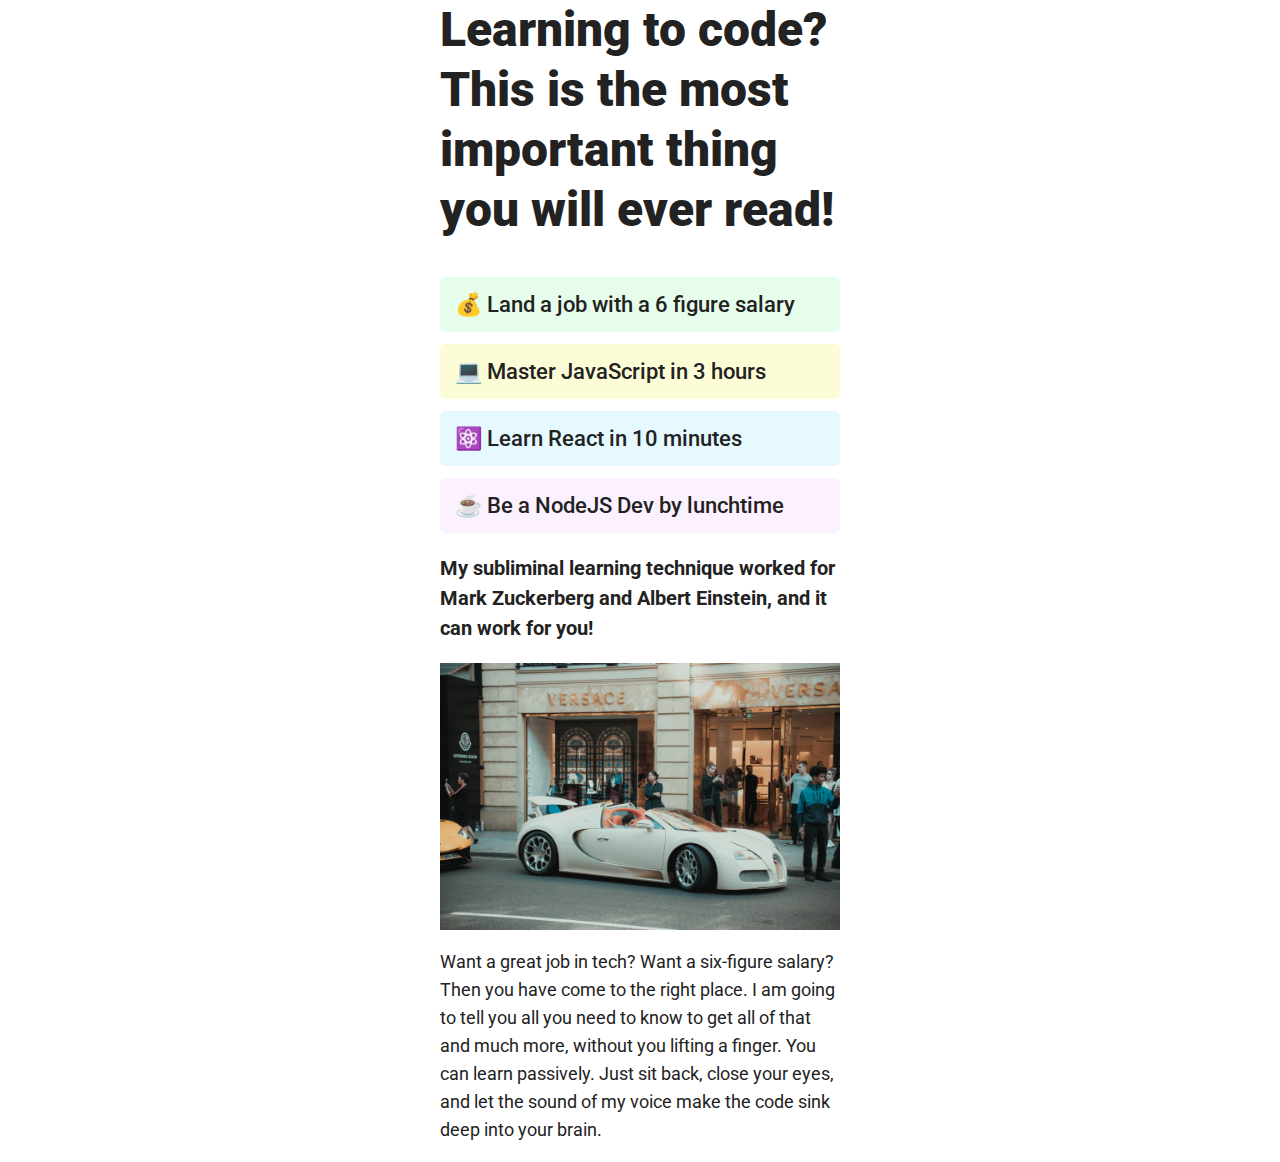
<file: index.html>
<html>

	<head>
		<link rel="stylesheet" href="index.css">
		<link href="https://fonts.googleapis.com/css2?family=Roboto:wght@400;500;700;900&display=swap" rel="stylesheet">
	</head>

	<body>
		<main>
			<section class="section-container">
				<h1>Learning to code? This is the most important thing you will ever read!</h1>

				<ul>
					<li class="li-green">💰 Land a job with a 6 figure salary</li>
					<li class="li-yellow">💻 Master JavaScript in 3 hours</li>
					<li class="li-blue">⚛️ Learn React in 10 minutes</li>
					<li class="li-pink">☕ Be a NodeJS Dev by lunchtime</li>
				</ul>

				<h3>My subliminal learning technique worked for Mark Zuckerberg and Albert Einstein, and it can work for you!</h3>
				<img src="images/bugatti.jpg">
				<p>Want a great job in tech? Want a six-figure salary? Then you have come to the right place. I am going to tell you all you need to know to get all of that and much more, without you lifting a finger. You can learn passively. Just sit back, close your eyes, and let the sound of my voice make the code sink deep into your brain. </p>
			</section>
		</main>
		<div class="modal" id="modal">
			<div class="close-modal-btn-container">
				<button class="modal-close-btn" id="modal-close-btn" >X</button>
			</div>
			<div class="modal-inner" id="modal-inner">
				<div class="modal-inner-loading"></div>
				<h2>We ❤️ Your Data!</h2>
				<p class="modal-text" id="modal-text">We have a strict policy on tracking and spamming: we'll definitely track you, and we'll definitely spam you. To use this site, enter your name and email address and accept our ridiculous terms and conditions.</p>

				<form id="consent-form" action="">
					<input type="text" placeholder="Enter your full name" required name="username">
			<input type="email" placeholder="Enter your email" required name="userpassword">

			<div class="modal-choice-btns" id="modal-choice-btns">
				<button type="submit" class="modal-btn" >Accept</button>
			<button class="modal-btn" >Decline</button>
			</div>

		</form>


			</div>

		</div>
		<script src="index.js"></script>

		
	</body>

</html>
</file>
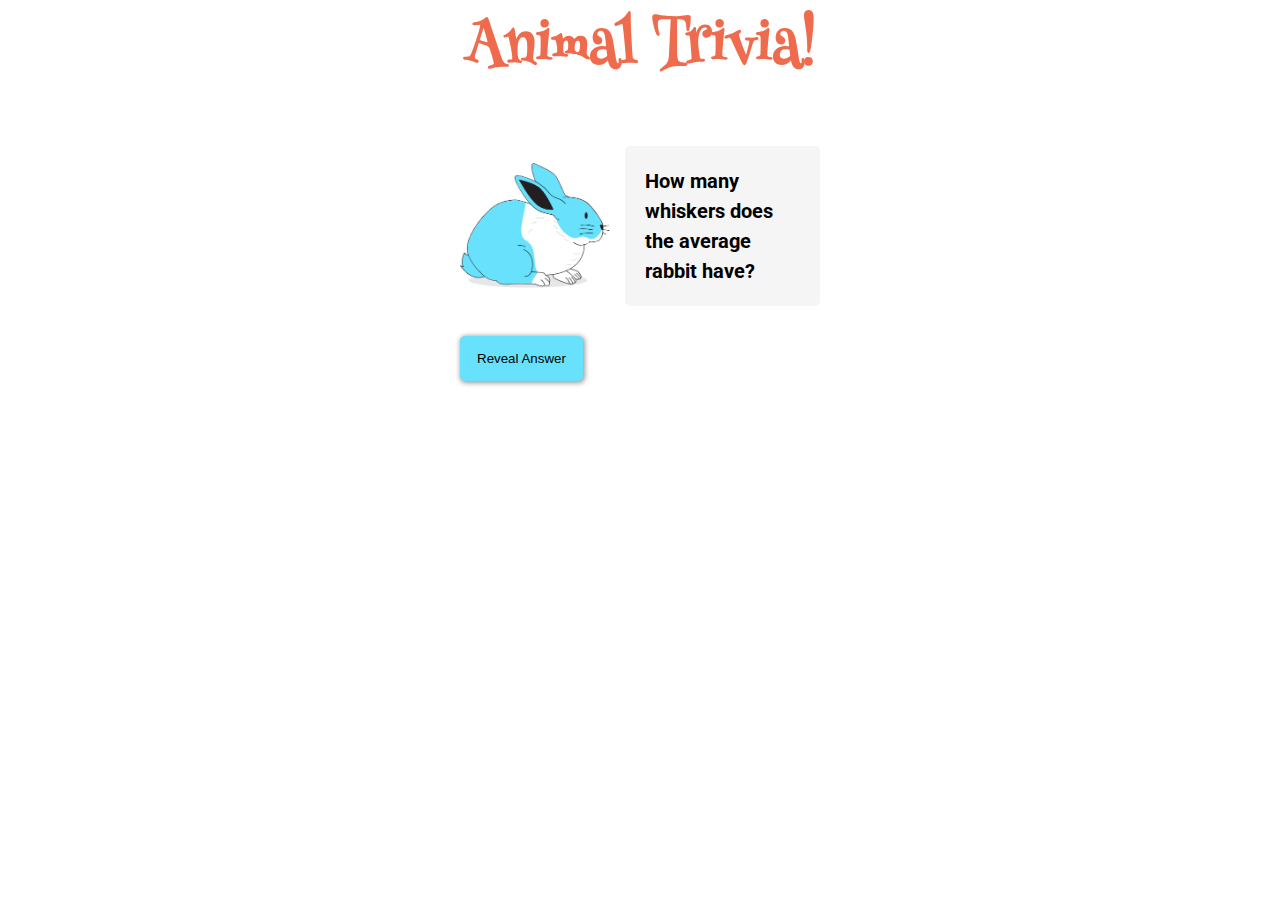
<file: elementStyle/index.html>
<html>

<head>
	<link rel="stylesheet" href="index.css">
	<link rel="preconnect" href="https://fonts.googleapis.com">
	<link rel="preconnect" href="https://fonts.gstatic.com" crossorigin>
	<link href="https://fonts.googleapis.com/css2?family=Henny+Penny&family=Roboto:wght@400;700&display=swap" rel="stylesheet">
</head>

<body>
	<header>
		<h1>Animal Trivia!</h1>
	</header>
	<div class="container">
		<div class="question-container">
			<img src="bunny.png">
			<div class="question" id="question">
				<p>
					How many whiskers does the average rabbit have?
				</p>
			</div>
		</div>
		<div id="answer" class="answer">
			<p>
				The average rabbit has 24 whiskers, 12 on each side!
                Amazingly, no two whiskers are the same length! 
            </p>
		</div>
		<button id="reveal-btn">Reveal Answer</button>
	</div>
	<script src="index.js"></script>
</body>

</html>
</file>
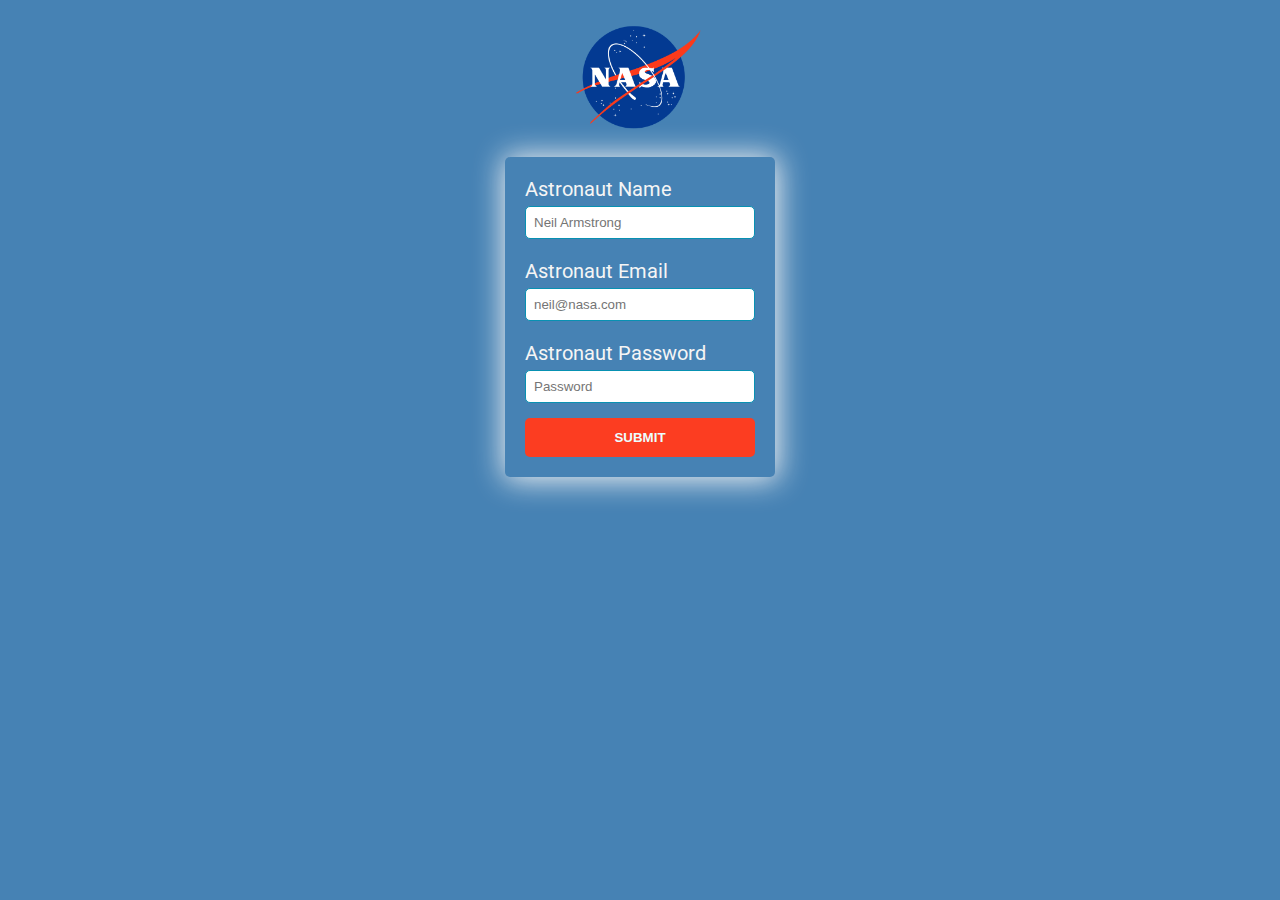
<file: forms/index.html>
<html>
  <head>
    <link rel="stylesheet" href="index.css" />
    <link rel="preconnect" href="https://fonts.googleapis.com" />
    <link rel="preconnect" href="https://fonts.gstatic.com" crossorigin />
    <link
      href="https://fonts.googleapis.com/css2?family=Roboto:wght@400;700&family=Special+Elite&display=swap"
      rel="stylesheet"
    />
  </head>

  <body>
    <header>
      <img src="NASA.png" />
    </header>
    <main>
      <!-- form here! -->
       <form id="login-form" action="">
        <label for="astronautName">Astronaut Name</label>
        <input type="text" id="astronautName" placeholder="Neil Armstrong" required name="astronautName">

        <label for="astronautEmail">Astronaut Email</label>
        <input type="email" id="astronautEmail" placeholder="neil@nasa.com" required name="astronautEmail">

        <label for="astronautPassword">Astronaut Password</label>
        <input type="password" id="astronautPassword" placeholder="Password" required name="astronautPassword">

        <button type="submit" >Submit</button>


       </form>
    </main>
    <script src="index.js"></script>
  </body>
</html>
</file>
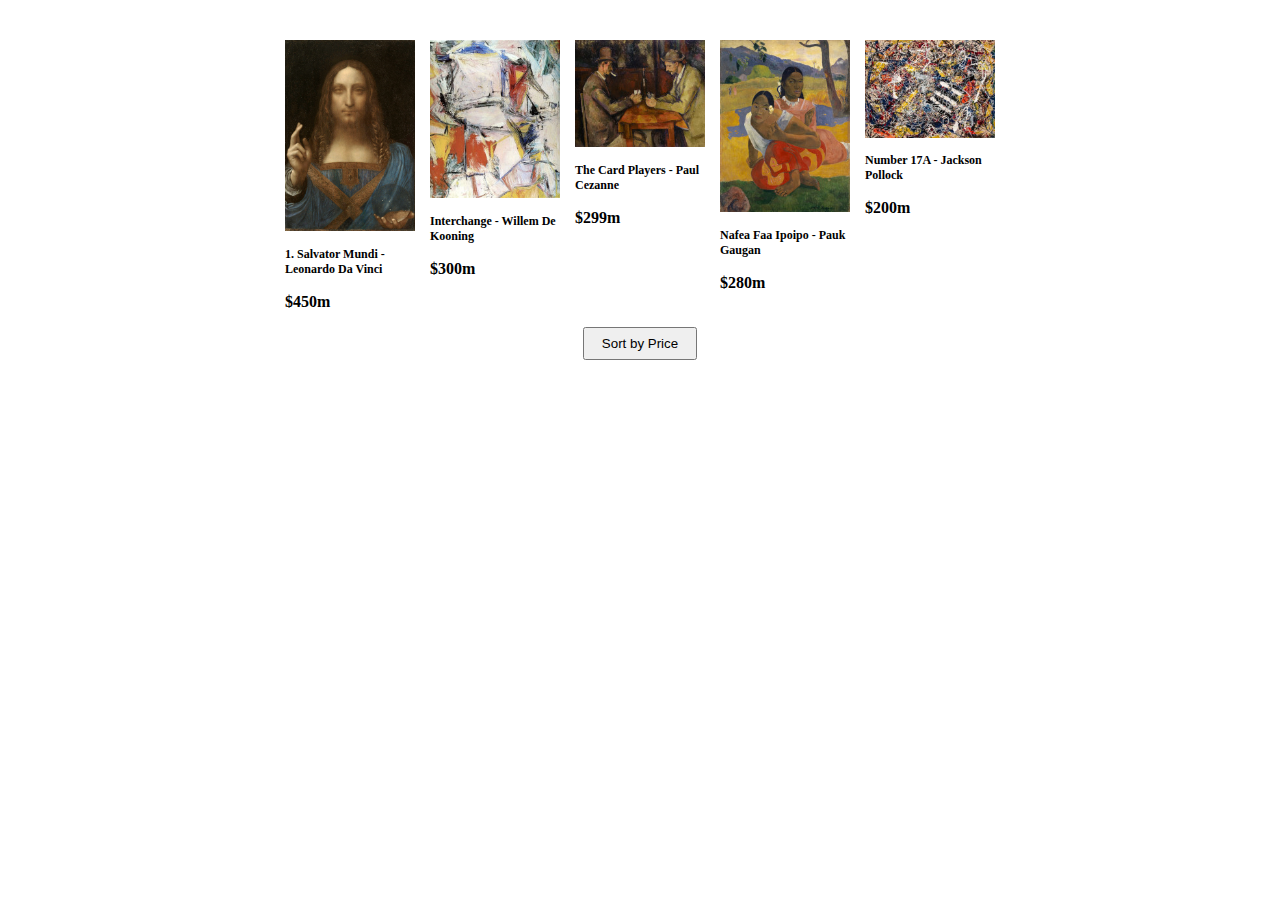
<file: museum/index.html>
<html>
    <head>
        <link rel="stylesheet" href="index.css">
    </head>
    <body>
        <div class="container" id="container">
            <div>
                <img src="mundi.jpg">
                <div class="img-details">
                <h4>1. Salvator Mundi - Leonardo Da Vinci</h4>
                <p>$450m</p>
                </div>
            </div>  
            <div>
                <img src="interchange.jpeg">
                <div class="img-details">
                <h4>Interchange - Willem De Kooning</h4>
                <p>$300m</p>
                </div>
            </div>  
            <div>
                <img src="card.jpeg">
                <div class="img-details">
                <h4>The Card Players - Paul Cezanne</h4>
                <p>$299m</p>
                </div>
            </div>  
            <div>
                <img src="gaugin.jpeg">
                <div class="img-details">
                <h4>Nafea Faa Ipoipo - Pauk Gaugan</h4>
                <p>$280m</p>
                </div>
            </div>  
            <div>
                <img src="pollock.jpeg">
                <div class="img-details">
                <h4>Number 17A - Jackson Pollock</h4>
                <p>$200m</p>
                </div>
            </div>  
        </div>
        <div class="btn-controls">
            <button id="sort-btn">Sort by Price</button>
        </div>
        <script src="index.js"></script>
    </body>
</html>
</file>
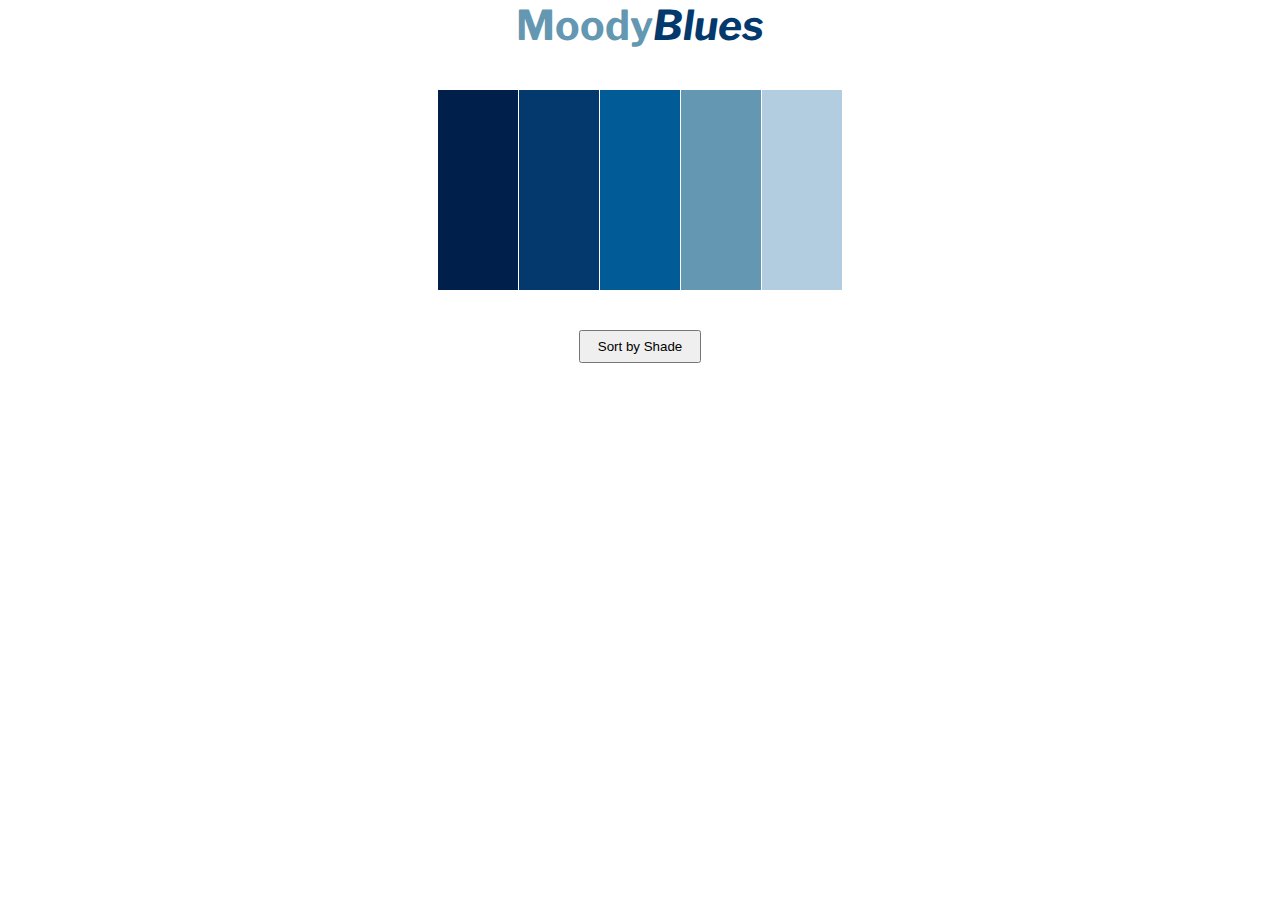
<file: shades/index.html>
<html>
  <head>
    <link rel="stylesheet" href="index.css" />
    <link rel="preconnect" href="https://fonts.googleapis.com" />
    <link rel="preconnect" href="https://fonts.gstatic.com" crossorigin />
    <link
      href="https://fonts.googleapis.com/css2?family=Libre+Franklin:wght@700&display=swap"
      rel="stylesheet"
    />
  </head>

  <body>
    <h1>Moody<span class="accent">Blues</span></h1>
    <div class="container" id="container">
      <div class="palette-section blue-1"></div>
      <div class="palette-section blue-2"></div>
      <div class="palette-section blue-3"></div>
      <div class="palette-section blue-4"></div>
      <div class="palette-section blue-5"></div>
    </div>
    <div class="btn-controls">
      <button id="sort-btn">Sort by Shade</button>
    </div>
    <script src="index.js"></script>
  </body>
</html>
</file>
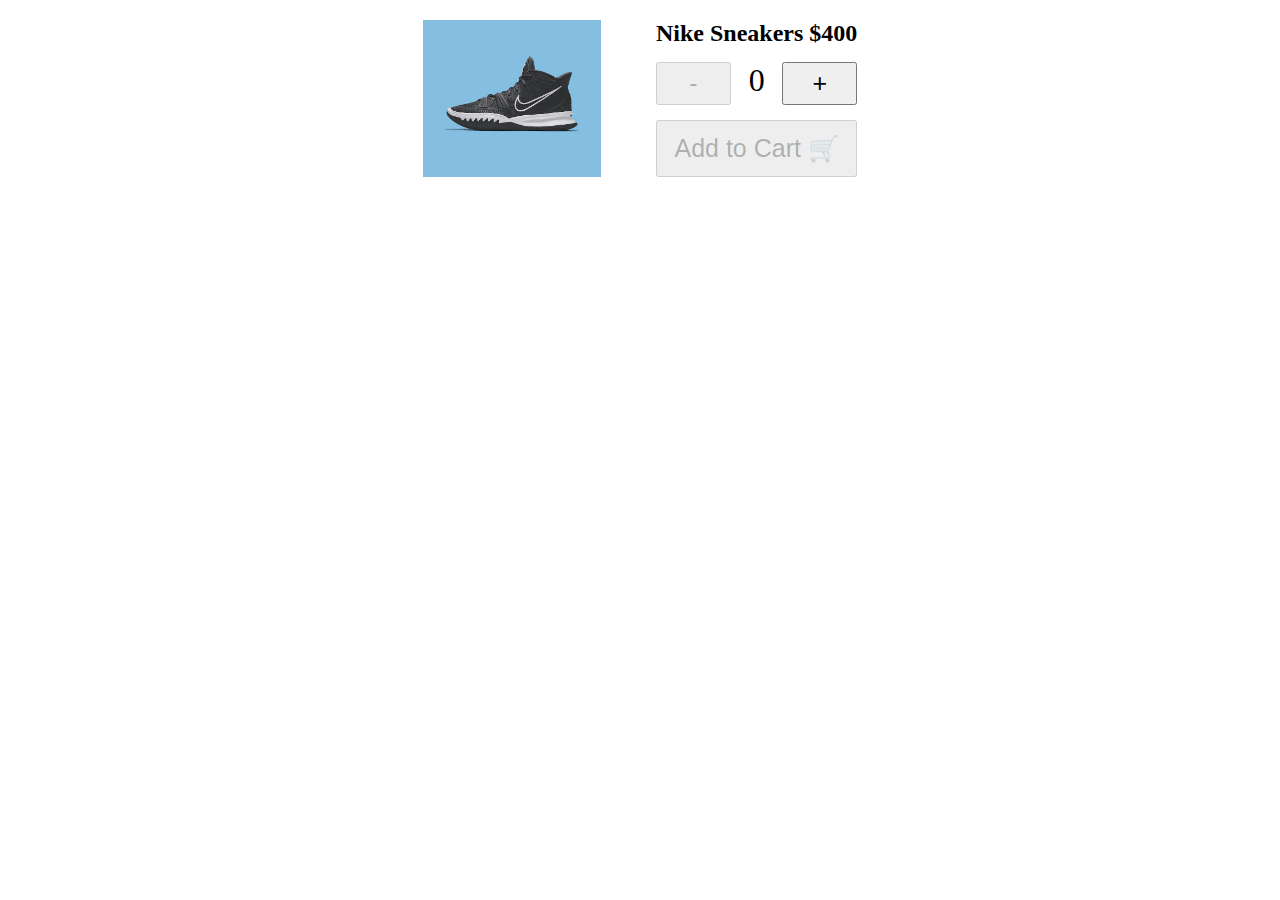
<file: shoe/index.html>
<html>

<head>
	<link rel="stylesheet" href="index.css">
</head>

<body>
	<div class="container">
		<div class="img-container">
			<img src="sneakers.jpeg">
		</div>
		<div class="product-details">
			<h2>Nike Sneakers $400</h2>
			<div class="buttons">
				<button class="quantityBtn" id="decrement" disabled >-</button>
				<span class="quantity-display" id="quantity-display">0</span>
				<button class="quantityBtn" id="increment">+</button>
			</div>
			<button id="cartBtn" disabled>Add to Cart 🛒</button>
		</div>
	</div> 

	<script src="index.js"></script>
</body>

</html>
</file>
<file: index.css>
*{
    box-sizing: border-box;
}

html, body {
    margin: 0;
    padding: 0;
    font-family: 'Roboto';
    color: #222;
}

/* typography */

h1{
    font-size: 48px;
    line-height: 60px;
    font-weight: 900;
}

h2{
    margin-top: 0;
}

h3{
    font-size: 20px;
    font-weight: 700;
    line-height: 30px;
}

p{
    font-size: 18px;
    line-height: 28px;

}

ul{
    list-style: none;
    padding: 5px 0 0 0;
}

li{
    padding: 15px;
    border-radius: 5px;
    margin-bottom: 12px;
    font-weight: 500;
    font-size: 22px;
}

.li-green{background-color:#E5FDEA}
.li-yellow{background-color:#FCFDD6}
.li-blue{background-color:#E5F9FE}
.li-pink{background-color:#FCF1FE}

/* layout */

img{
    width: 100%;
}

main{
    width: 400px;
    margin: 0 auto;
}

/* modal */

.modal {

/*
Challenge:
1. Make the modal sit on top of the other content.
2. Make sure it is centrally aligned both horizontally
   and vertically (just like in the slide).
3. When it's positioned correctly, set its display
   property to 'none'.
*/

display: none;
    height: 420px;
    width: 350px;
    border-radius: 5px;
    box-shadow: 0px 0px 6px 2px #666;
    background-color: #212529;
    color: whitesmoke;
    position:fixed;
    top: 0;
    right: 0;
    left: 0;
    bottom: 0;
    margin: auto;
}

.modal-inner{
    width: 290px;
    margin: 0 auto;
}

.modal-inner-loading{
    text-align: center;
}

/* modal buttons */

.close-modal-btn-container{
    text-align: right;
    margin: 9px;
}

.modal-close-btn {
  font-size: 22px;
  font-weight: bold;
  background-color: transparent;
  border: 1px solid transparent;
  color: whitesmoke;
}

.modal-close-btn:hover,
.modal-close-btn:active{
    color: red;
    cursor: pointer;
}

.modal-close-btn:disabled{
    color: whitesmoke;
    opacity: 0.2;
    cursor: not-allowed;
}

.modal-choice-btns{
    margin-top: 10px;
    padding: 8px 16px;
    display: flex;
    justify-content: center;
}

.modal-btn{
    padding: 10px 24px;
    cursor: pointer;
}

/* modal input */

input{
    margin-top: 10px;
    border: 1px solid #212529;
    padding: 10px;
    width: 100%;
    border-radius: 3px;
}

/* modal after submit */

.loading{
    width: 100%;
    margin-top: 10px;
}

.modal-display-name{
    color: fuchsia;
}

.modal-text{
    height: 140px;
    line-height: 23px;
    margin-bottom: 0;
}
</file>
<file: elementStyle/index.css>
html, body {
    margin: 0;
    padding: 0;
    font-family: 'Roboto'
}

h1, h2{
    text-align: center
}

h1{
    font-family: 'Henny Penny';
    color: #ee6c4d;
    font-size: 55px;
}

p{
    margin: 0;
    line-height: 30px;
    font-size: 20px
}

img{
    width: 150px;
}

.question-container{
    display: flex;
    gap: 15px;
    align-items: center;
}

.question, .answer{
    padding: 20px;
    margin: 10px 0;
    border-radius: 5px; 
    font-weight: bold;
}

.question{
    background-color: whitesmoke;
}

.answer{
    display: none;
    color: #ee6c4d;
    border: 1px solid; 
}

.container, header{
    padding: 0px 15px 0 15px;
    margin: 0;
    width: 360px;
    margin: 0 auto;
}

button{
    padding: 15px 17px;
    border-radius: 5px;
    border: 0;
    cursor: pointer;
    box-shadow: 1px 1px 5px 1px #999;
    margin-top: 20px;
    background-color: #68e1fd;
}

button:hover{
     background-color: lightgray;
}

button:active{
     box-shadow: 1px 1px 10px 1px #fb923c;
}
</file>
<file: forms/index.css>
html, body {
    margin: 0;
    padding: 0;
    font-family: 'Roboto';
    background-color: steelblue;
}

header{
    width: 230px;
    margin: 0 auto;
    text-align: center;
    padding: 20px;
}

form{
    display: flex;
    flex-direction: column;
    width: 230px;
    margin: 0 auto;
    padding: 20px;
    margin-top: 0px;
    gap: 5px;
    border-radius: 5px;
    box-shadow: 1px 1px 30px 2px whitesmoke;
}

label{
    color: #0B3D91;
    color: whitesmoke;
    font-size: 20px;
    margin-top: 15px; 
}

label:first-child{
    margin-top: 0;
}

input{
    border: 1px solid #0891b2;
    padding: 8px;
    border-radius: 5px;  
}


input[type="submit"], button{
    margin-top: 10px;
    padding: 12px 17px;
    border: none;
    background-color: #FC3D21;
    color: #ecfeff;
    text-transform: uppercase;
    border-radius: 5px;
    font-weight: bold;
    cursor: pointer; 
}

img{
    width: 140px
}
</file>
<file: museum/index.css>
html,
body {
  margin: 0;
  padding: 0;
}

h4 {
  font-size: 12px;
}

p {
  font-weight: bold;
}

.container {
  display: flex;
  gap: 15px;
  justify-content: center;
  margin-top: 40px;
}

.img-details {
  width: 130px;
}

img {
  width: 130px;
}

.btn-controls {
  text-align: center;
}

button {
  padding: 7px 17px;
}

.reverse {
  flex-direction: row-reverse;
}
</file>
<file: shades/index.css>
html, body {
    margin: 0;
    padding: 0;
}

h1{
    font-size: 41px;
    font-family: 'Libre Franklin', sans-serif;
    text-align: center;
    color: #6497b1;
}

.accent{
    color: #03396c;
    font-style: italic;
}

.container{
    display: flex;
    gap: 1px;
    justify-content: center;
    margin-top: 40px;
    margin-bottom: 40px;
    /* flex-direction: row-reverse; */
}


.palette-section{
    background-color: midnightblue;
    min-height: 200px;
    min-width: 80px; 
}

.blue-1{
    background-color: #011f4b;    
}
.blue-2{
    background-color: #03396c;    
}
.blue-3{
    background-color: #005b96;    
}
.blue-4{
    background-color: #6497b1;    
}
.blue-5{
    background-color: #b3cde0;    
}

.btn-controls{
    text-align: center;
}

button{
    padding: 7px 17px;
}
</file>
<file: shoe/index.css>
html, body {
    margin: 0;
    padding: 0;
}

.container{
    display: flex;
    gap: 40px;

    width: 450px;
    margin: 20px auto;
    justify-content: space-around;
    align-items: center;
    align-content: center;
}

h2{
    margin: 0;
}

.product-details{
    display: flex;
    flex-direction: column;
    gap: 15px;
}

button{
    font-size: 25px;
    cursor: pointer;
    padding: 12px;
}

.quantityBtn{
    padding: 5px;
}

.buttons{
    display: flex;
    justify-content: space-between;
}

.quantityBtn{
    width: 75px;
}

.img-container{
    width: auto;

}

img{
    width: 178px;
    margin: 0;
    display: block;
}

.quantity-display{
    font-size: 32px;
}
</file>
